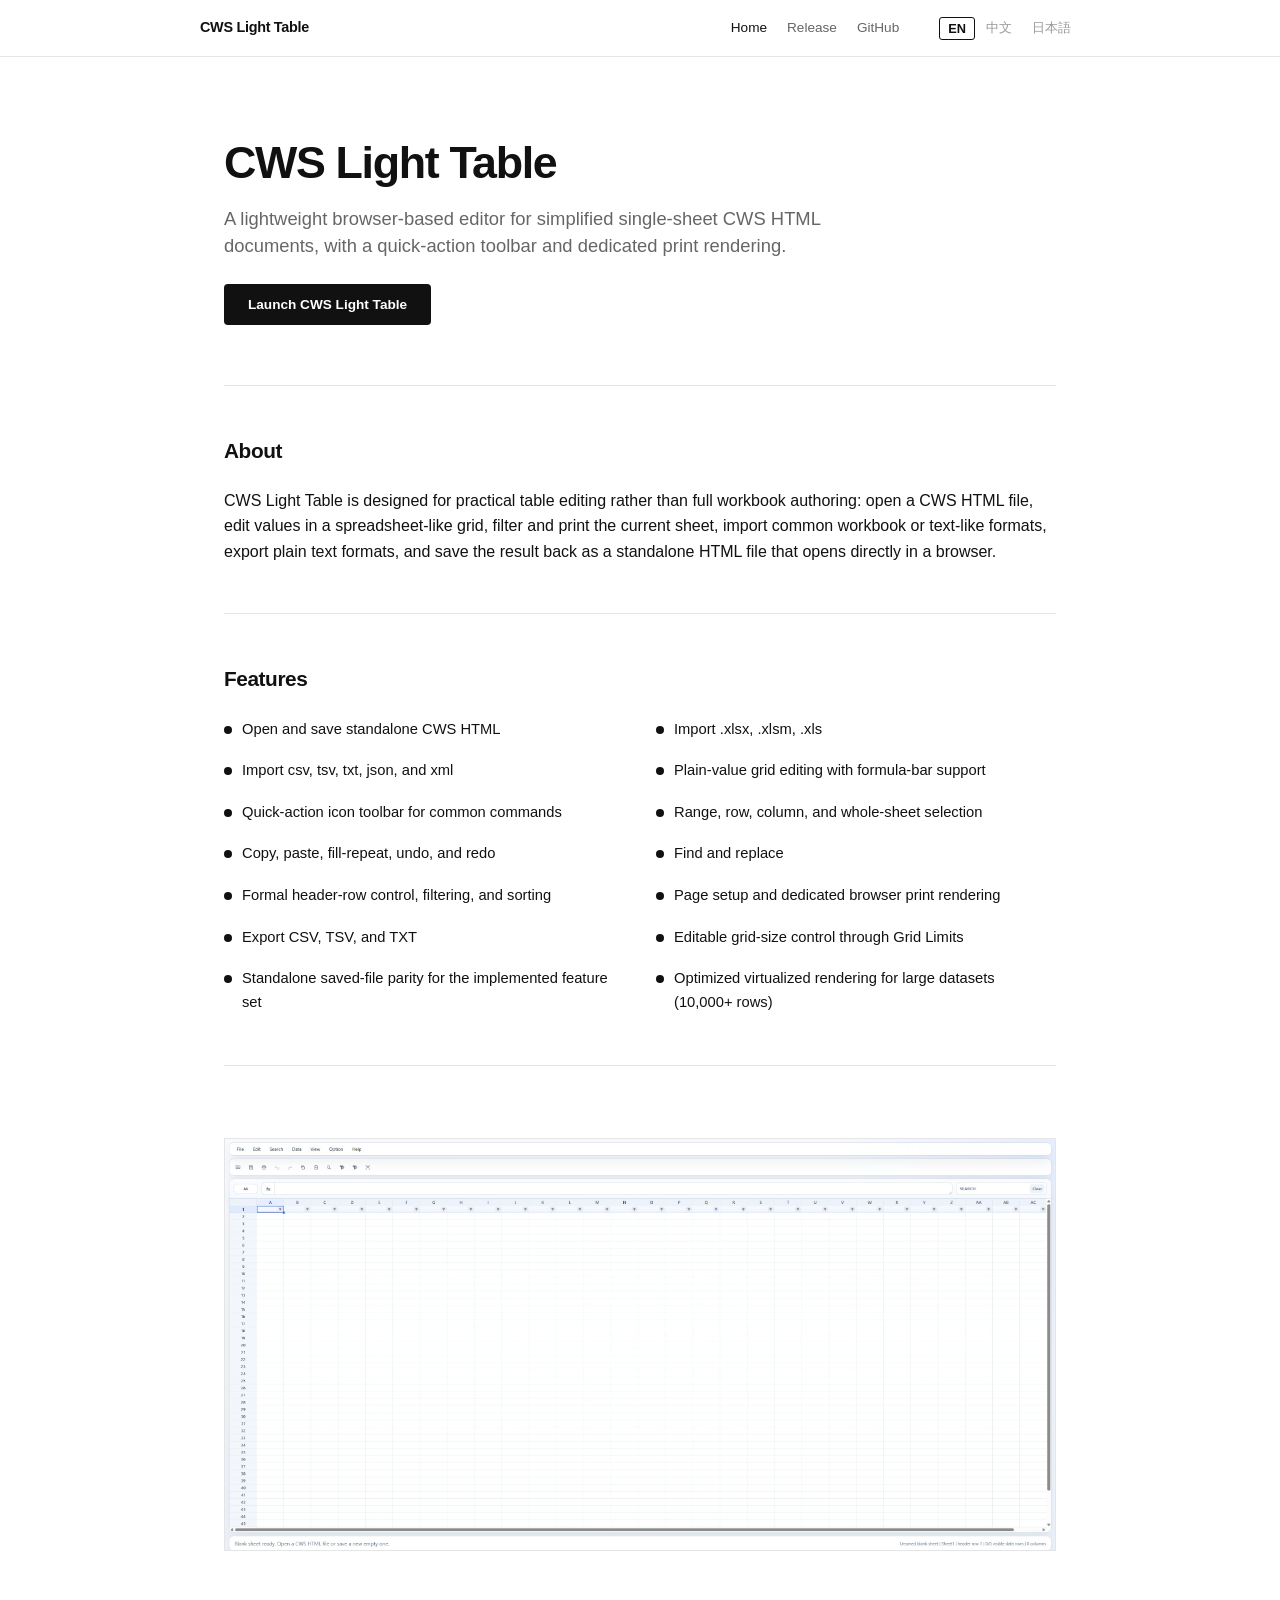
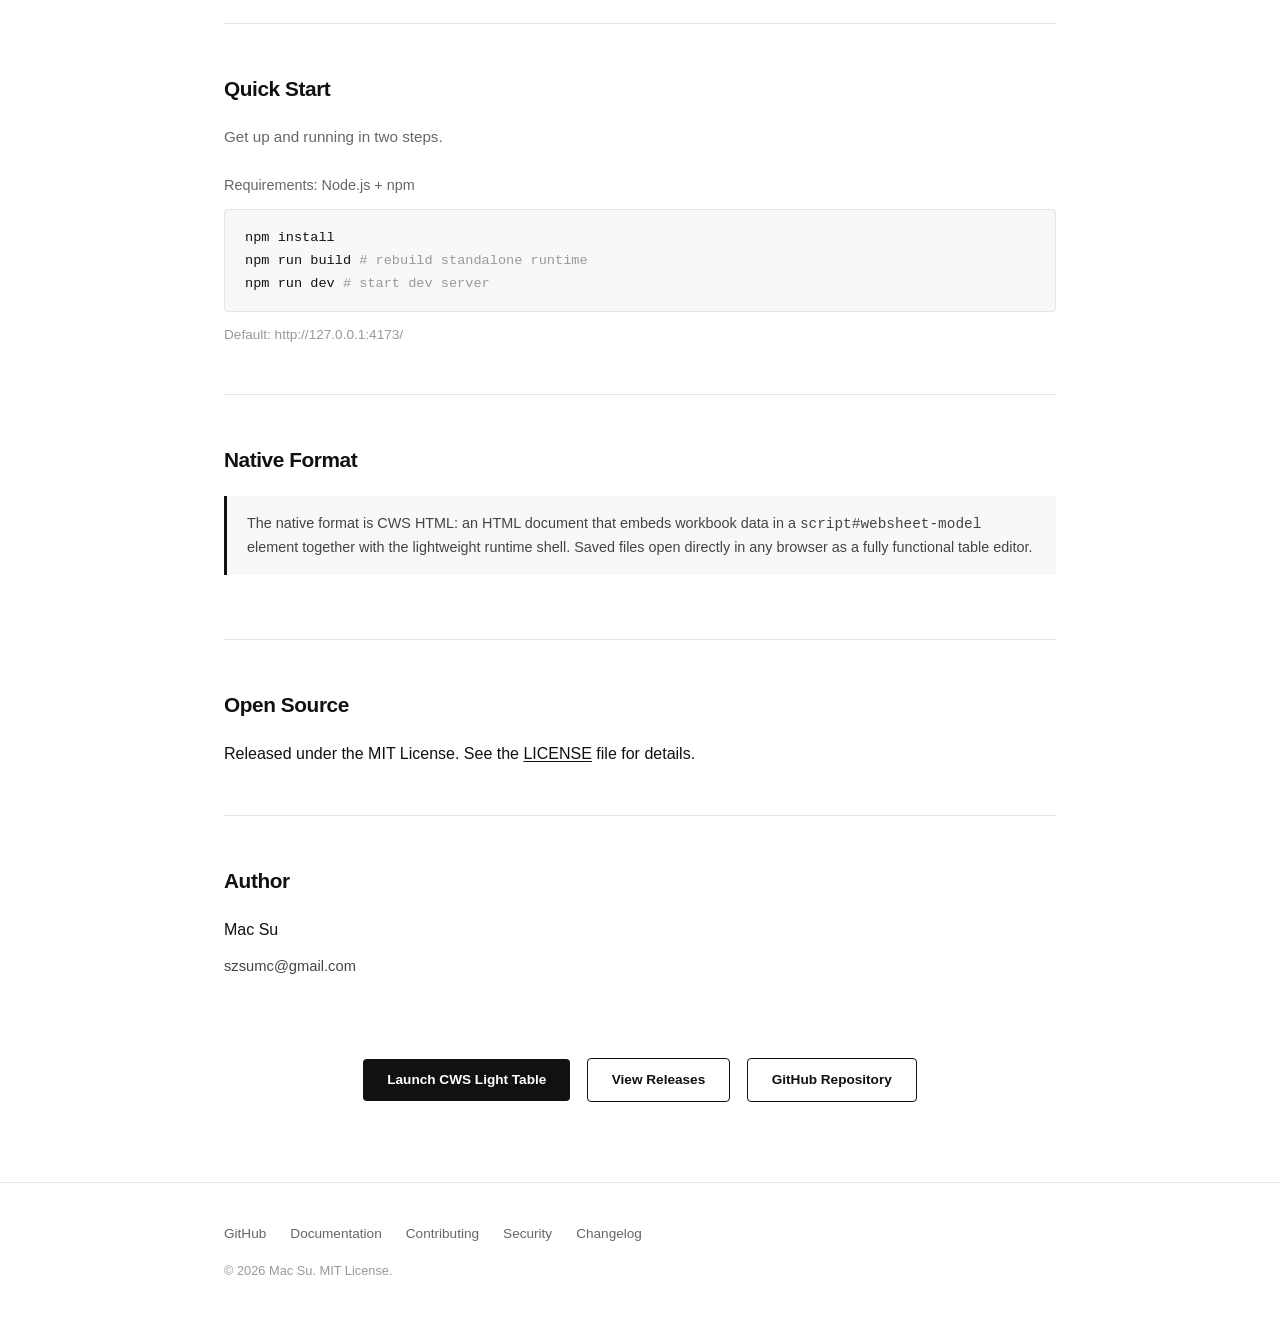
<file: index.html>
<!DOCTYPE html>
<html lang="en">
<head>
<meta charset="UTF-8">
<meta name="viewport" content="width=device-width, initial-scale=1.0">
<title>CWS Light Table</title>
<link rel="icon" type="image/svg+xml" href="images/favicon.svg">
<link rel="stylesheet" href="css/style.css">
</head>
<body>

<nav class="nav">
  <div class="nav-inner">
    <a href="index.html" class="nav-logo">CWS Light Table</a>
    <div class="nav-links">
      <a href="index.html" class="active" data-i18n="nav_home">Home</a>
      <a href="release.html" data-i18n="nav_release">Release</a>
      <a href="https://github.com/szsumc/CWS-Light-Table-Open-Source" target="_blank" data-i18n="nav_github">GitHub</a>
    </div>
    <div class="lang-switch">
      <button class="lang-btn active" data-lang="en">EN</button>
      <button class="lang-btn" data-lang="zh">中文</button>
      <button class="lang-btn" data-lang="ja">日本語</button>
    </div>
  </div>
</nav>

<main>
  <div class="container">

    <section class="hero">
      <h1 data-i18n="hero_title">CWS Light Table</h1>
      <p class="tagline" data-i18n="hero_tagline">A lightweight browser-based editor for simplified single-sheet CWS HTML documents, with a quick-action toolbar and dedicated print rendering.</p>
      <p style="margin-top:24px">
        <a href="https://szsumc.github.io/CWS-Light-Table/" target="_blank" class="btn" data-i18n="cta_launch">Launch CWS Light Table</a>
      </p>
    </section>

    <section class="section section-anchor" id="about">
      <h2 class="section-title" data-i18n="about_title">About</h2>
      <p data-i18n="about_text">CWS Light Table is designed for practical table editing rather than full workbook authoring: open a CWS HTML file, edit values in a spreadsheet-like grid, filter and print the current sheet, import common workbook or text-like formats, export plain text formats, and save the result back as a standalone HTML file that opens directly in a browser.</p>
    </section>

    <section class="section section-anchor" id="features">
      <h2 class="section-title" data-i18n="features_title">Features</h2>
      <ul class="features">
        <li data-i18n="feat_01">Open and save standalone CWS HTML</li>
        <li data-i18n="feat_02">Import .xlsx, .xlsm, .xls</li>
        <li data-i18n="feat_03">Import csv, tsv, txt, json, and xml</li>
        <li data-i18n="feat_04">Plain-value grid editing with formula-bar support</li>
        <li data-i18n="feat_14">Quick-action icon toolbar for common commands</li>
        <li data-i18n="feat_05">Range, row, column, and whole-sheet selection</li>
        <li data-i18n="feat_06">Copy, paste, fill-repeat, undo, and redo</li>
        <li data-i18n="feat_07">Find and replace</li>
        <li data-i18n="feat_08">Formal header-row control, filtering, and sorting</li>
        <li data-i18n="feat_09">Page setup and dedicated browser print rendering</li>
        <li data-i18n="feat_10">Export CSV, TSV, and TXT</li>
        <li data-i18n="feat_11">Editable grid-size control through Grid Limits</li>
        <li data-i18n="feat_12">Standalone saved-file parity for the implemented feature set</li>
        <li data-i18n="feat_13">Optimized virtualized rendering for large datasets (10,000+ rows)</li>
      </ul>
    </section>

    <section class="section">
      <img src="images/top.jpg" alt="CWS Light Table screenshot" class="screenshot-img">
    </section>

    <section class="section section-anchor" id="quickstart">
      <h2 class="section-title" data-i18n="quickstart_title">Quick Start</h2>
      <p class="section-sub" data-i18n="quickstart_sub">Get up and running in two steps.</p>
      <p style="font-size:0.9rem;color:#666;margin-bottom:8px" data-i18n="quickstart_req">Requirements: Node.js + npm</p>
      <div class="code-block">
        <span data-i18n="quickstart_install">npm install</span><br>
        <span data-i18n="quickstart_build">npm run build</span><span class="comment">  <span data-i18n="quickstart_build_comment"># rebuild standalone runtime</span></span><br>
        <span data-i18n="quickstart_dev">npm run dev</span><span class="comment">  <span data-i18n="quickstart_dev_comment"># start dev server</span></span>
      </div>
      <p style="font-size:0.85rem;color:#999;margin-top:8px" data-i18n="quickstart_url">Default: http://127.0.0.1:4173/</p>
    </section>

    <section class="section section-anchor" id="format">
      <h2 class="section-title" data-i18n="format_title">Native Format</h2>
      <div class="info-box" data-i18n="format_text">The native format is CWS HTML: an HTML document that embeds workbook data in a <code>script#websheet-model</code> element together with the lightweight runtime shell. Saved files open directly in any browser as a fully functional table editor.</div>
    </section>

    <section class="section section-anchor" id="opensource">
      <h2 class="section-title" data-i18n="opensource_title">Open Source</h2>
      <p data-i18n="opensource_text">Released under the MIT License. See the <a href="https://github.com/szsumc/CWS-Light-Table-Open-Source/blob/master/LICENSE">LICENSE</a> file for details.</p>
    </section>

    <section class="section section-anchor" id="author">
      <h2 class="section-title" data-i18n="author_title">Author</h2>
      <p style="margin-bottom:12px;font-size:1rem">Mac Su</p>
      <p id="author-email" style="font-size:0.92rem;color:#444">Loading...</p>
    </section>

    <div class="cta-group" style="padding: 32px 0; text-align: center;">
      <a href="https://szsumc.github.io/CWS-Light-Table/" target="_blank" class="btn" data-i18n="cta_launch">Launch CWS Light Table</a>
      <a href="release.html" class="btn btn-outline" style="margin-left:12px" data-i18n="cta_release">View Releases</a>
      <a href="https://github.com/szsumc/CWS-Light-Table-Open-Source" target="_blank" class="btn btn-outline" style="margin-left:12px" data-i18n="cta_github">GitHub Repository</a>
    </div>

  </div>
</main>

<footer class="footer">
  <div class="container">
    <div class="footer-links">
      <a href="https://github.com/szsumc/CWS-Light-Table-Open-Source" target="_blank" data-i18n="footer_github">GitHub</a>
      <a href="https://github.com/szsumc/CWS-Light-Table-Open-Source/tree/master/docs" target="_blank" data-i18n="footer_docs">Documentation</a>
      <a href="https://github.com/szsumc/CWS-Light-Table-Open-Source/blob/master/CONTRIBUTING.md" target="_blank" data-i18n="footer_contributing">Contributing</a>
      <a href="https://github.com/szsumc/CWS-Light-Table-Open-Source/blob/master/SECURITY.md" target="_blank" data-i18n="footer_security">Security</a>
      <a href="https://github.com/szsumc/CWS-Light-Table-Open-Source/blob/master/CHANGELOG.md" target="_blank" data-i18n="footer_changelog">Changelog</a>
    </div>
    <div class="footer-copy" data-i18n="footer_copy">&copy; 2026 Mac Su. MIT License.</div>
  </div>
</footer>

<script>
const LANG = {
  en: {
    nav_home: "Home",
    nav_release: "Release",
    nav_github: "GitHub",
    hero_title: "CWS Light Table",
    hero_tagline: "A lightweight browser-based editor for simplified single-sheet CWS HTML documents, with a quick-action toolbar and dedicated print rendering.",
    about_title: "About",
    about_text: "CWS Light Table is designed for practical table editing rather than full workbook authoring: open a CWS HTML file, edit values in a spreadsheet-like grid, filter and print the current sheet, import common workbook or text-like formats, export plain text formats, and save the result back as a standalone HTML file that opens directly in a browser.",
    features_title: "Features",
    feat_01: "Open and save standalone CWS HTML",
    feat_02: "Import .xlsx, .xlsm, .xls",
    feat_03: "Import csv, tsv, txt, json, and xml",
    feat_04: "Plain-value grid editing with formula-bar support",
    feat_14: "Quick-action icon toolbar for common commands",
    feat_05: "Range, row, column, and whole-sheet selection",
    feat_06: "Copy, paste, fill-repeat, undo, and redo",
    feat_07: "Find and replace",
    feat_08: "Formal header-row control, filtering, and sorting",
    feat_09: "Page setup and dedicated browser print rendering",
    feat_10: "Export CSV, TSV, and TXT",
    feat_11: "Editable grid-size control through Grid Limits",
    feat_12: "Standalone saved-file parity for the implemented feature set",
    feat_13: "Optimized virtualized rendering for large datasets (10,000+ rows)",
    screenshot_label: "Screenshot",
    quickstart_title: "Quick Start",
    quickstart_sub: "Get up and running in two steps.",
    quickstart_req: "Requirements: Node.js + npm",
    quickstart_install: "npm install",
    quickstart_build: "npm run build",
    quickstart_build_comment: "# rebuild standalone runtime",
    quickstart_dev: "npm run dev",
    quickstart_dev_comment: "# start dev server",
    quickstart_url: "Default: http://127.0.0.1:4173/",
    format_title: "Native Format",
    format_text: "The native format is CWS HTML: an HTML document that embeds workbook data in a script#websheet-model element together with the lightweight runtime shell. Saved files open directly in any browser as a fully functional table editor.",
    opensource_title: "Open Source",
    opensource_text: "Released under the MIT License. See the LICENSE file for details.",
    author_title: "Author",
    cta_launch: "Launch CWS Light Table",
    cta_release: "View Releases",
    cta_github: "GitHub Repository",
    footer_github: "GitHub",
    footer_docs: "Documentation",
    footer_contributing: "Contributing",
    footer_security: "Security",
    footer_changelog: "Changelog",
    footer_copy: "\u00a9 2026 Mac Su. MIT License."
  },
  zh: {
    nav_home: "\u9996\u9875",
    nav_release: "\u53d1\u5e03",
    nav_github: "GitHub",
    hero_title: "CWS Light Table",
    hero_tagline: "\u8f7b\u91cf\u7ea7\u6d4f\u89c8\u5668\u7aef\u8868\u683c\u7f16\u8f91\u5668\uff0c\u914d\u5907\u5feb\u6377\u5de5\u5177\u680f\u548c\u4e13\u7528\u6253\u5370\u6e32\u67d3\uff0c\u4e13\u6ce8\u4e8e\u5355\u5de5\u4f5c\u8868 CWS HTML \u6587\u6863\u7684\u7f16\u8f91\u3002",
    about_title: "\u5173\u4e8e",
    about_text: "CWS Light Table \u4e13\u6ce8\u4e8e\u5b9e\u7528\u7684\u8868\u683c\u7f16\u8f91\u800c\u975e\u5b8c\u6574\u7684\u5de5\u4f5c\u7c3f\u5236\u4f5c\uff1a\u6253\u5f00 CWS HTML \u6587\u4ef6\uff0c\u5728\u7c7b\u4f3c\u7535\u5b50\u8868\u683c\u7684\u7f51\u683c\u4e2d\u7f16\u8f91\u6570\u503c\uff0c\u7b5b\u9009\u548c\u6253\u5370\u5f53\u524d\u5de5\u4f5c\u8868\uff0c\u5bfc\u5165\u5e38\u89c1\u5de5\u4f5c\u7c3f\u6216\u6587\u672c\u683c\u5f0f\uff0c\u5bfc\u51fa\u7eaf\u6587\u672c\u683c\u5f0f\uff0c\u5e76\u5c06\u7ed3\u679c\u4fdd\u5b58\u4e3a\u53ef\u76f4\u63a5\u5728\u6d4f\u89c8\u5668\u4e2d\u6253\u5f00\u7684\u72ec\u7acb HTML \u6587\u4ef6\u3002",
    features_title: "\u529f\u80fd\u7279\u6027",
    feat_01: "\u6253\u5f00\u548c\u4fdd\u5b58\u72ec\u7acb CWS HTML \u6587\u4ef6",
    feat_02: "\u5bfc\u5165 .xlsx\u3001.xlsm\u3001.xls \u683c\u5f0f",
    feat_03: "\u5bfc\u5165 csv\u3001tsv\u3001txt\u3001json \u548c xml \u683c\u5f0f",
    feat_04: "\u652f\u6301\u516c\u5f0f\u680f\u7684\u7eaf\u6570\u503c\u7f51\u683c\u7f16\u8f91",
    feat_14: "\u56fe\u6807\u5de5\u5177\u680f\u5feb\u6377\u64cd\u4f5c",
    feat_05: "\u8303\u56f4\u3001\u884c\u3001\u5217\u548c\u5168\u5de5\u4f5c\u8868\u9009\u62e9",
    feat_06: "\u590d\u5236\u3001\u7c98\u8d34\u3001\u586b\u5145\u3001\u64a4\u9500\u548c\u91cd\u505a",
    feat_07: "\u67e5\u627e\u548c\u66ff\u6362",
    feat_08: "\u8868\u5934\u884c\u63a7\u5236\u3001\u7b5b\u9009\u548c\u6392\u5e8f",
    feat_09: "\u9875\u9762\u8bbe\u7f6e\u548c\u4e13\u7528\u6253\u5370\u6e32\u67d3",
    feat_10: "\u5bfc\u51fa CSV\u3001TSV \u548c TXT",
    feat_11: "\u901a\u8fc7\u7f51\u683c\u9650\u5236\u63a7\u5236\u53ef\u7f16\u8f91\u533a\u57df\u5927\u5c0f",
    feat_12: "\u5df2\u5b9e\u73b0\u529f\u80fd\u7684\u72ec\u7acb\u4fdd\u5b58\u6587\u4ef6\u4e00\u81f4\u6027",
    feat_13: "\u4f18\u5316\u5927\u6570\u636e\u96c6\u865a\u62df\u5316\u6e32\u67d3\uff0c\u652f\u6301\u4e07\u884c\u4ee5\u4e0a\u8868\u683c",
    screenshot_label: "\u622a\u56fe\u5360\u4f4d",
    quickstart_title: "\u5feb\u901f\u5f00\u59cb",
    quickstart_sub: "\u4e24\u6b65\u5373\u53ef\u5f00\u59cb\u4f7f\u7528\u3002",
    quickstart_req: "\u73af\u5883\u8981\u6c42\uff1aNode.js + npm",
    quickstart_install: "npm install",
    quickstart_build: "npm run build",
    quickstart_build_comment: "# \u91cd\u65b0\u6784\u5efa\u72ec\u7acb\u8fd0\u884c\u65f6",
    quickstart_dev: "npm run dev",
    quickstart_dev_comment: "# \u542f\u52a8\u5f00\u53d1\u670d\u52a1\u5668",
    quickstart_url: "\u9ed8\u8ba4\u5730\u5740\uff1ahttp://127.0.0.1:4173/",
    format_title: "\u539f\u751f\u683c\u5f0f",
    format_text: "\u539f\u751f\u683c\u5f0f\u4e3a CWS HTML\uff1a\u4e00\u79cd\u5c06\u5de5\u4f5c\u7c3f\u6570\u636e\u5d4c\u5165 script#websheet-model \u5143\u7d20\u7684 HTML \u6587\u6863\uff0c\u968f\u9644\u8f7b\u91cf\u7ea7\u8fd0\u884c\u65f6\u5916\u58f3\u3002\u4fdd\u5b58\u7684\u6587\u4ef6\u53ef\u5728\u4efb\u4f55\u6d4f\u89c8\u5668\u4e2d\u76f4\u63a5\u6253\u5f00\uff0c\u4f5c\u4e3a\u5168\u529f\u80fd\u8868\u683c\u7f16\u8f91\u5668\u4f7f\u7528\u3002",
    opensource_title: "\u5f00\u6e90\u534f\u8bae",
    opensource_text: "\u57fa\u4e8e MIT \u534f\u8bae\u5f00\u6e90\u3002\u8be6\u89c1 LICENSE \u6587\u4ef6\u3002",
    author_title: "\u4f5c\u8005",
    cta_launch: "\u542f\u52a8 CWS Light Table",
    cta_release: "\u67e5\u770b\u7248\u672c\u53d1\u5e03",
    cta_github: "GitHub \u4ed3\u5e93",
    footer_github: "GitHub",
    footer_docs: "\u6587\u6863",
    footer_contributing: "\u8d21\u732e\u6307\u5357",
    footer_security: "\u5b89\u5168\u7b56\u7565",
    footer_changelog: "\u66f4\u65b0\u65e5\u5fd7",
    footer_copy: "\u00a9 2026 Mac Su\u3002MIT License\u3002"
  },
  ja: {
    nav_home: "\u30db\u30fc\u30e0",
    nav_release: "\u30ea\u30ea\u30fc\u30b9",
    nav_github: "GitHub",
    hero_title: "CWS Light Table",
    hero_tagline: "\u8efd\u91cf\u30d6\u30e9\u30a6\u30b6\u30d9\u30fc\u30b9\u306e\u30c6\u30fc\u30d6\u30eb\u30a8\u30c7\u30a3\u30bf\u3002\u30af\u30a4\u30c3\u30af\u30a2\u30af\u30b7\u30e7\u30f3\u30c4\u30fc\u30eb\u30d0\u30fc\u3084\u5c02\u7528\u5370\u5237\u30ec\u30f3\u30c0\u30ea\u30f3\u30b0\u3092\u5099\u3048\u3001\u30b7\u30f3\u30d7\u30eb\u306a\u30b7\u30f3\u30b0\u30eb\u30b7\u30fc\u30c8 CWS HTML \u30c9\u30ad\u30e5\u30e1\u30f3\u30c8\u7de8\u96c6\u306b\u5c02\u533a\u3057\u307e\u3059\u3002",
    about_title: "\u6982\u8981",
    about_text: "CWS Light Table \u306f\u3001\u672c\u683c\u7684\u306a\u30ef\u30fc\u30af\u30d6\u30c3\u30af\u4f5c\u6210\u3067\u306f\u306a\u304f\u3001\u5b9f\u7528\u7684\u306a\u30c6\u30fc\u30d6\u30eb\u7de8\u96c6\u306b\u7126\u70b9\u3092\u5f53\u3066\u3066\u3044\u307e\u3059\uff1aCWS HTML \u30d5\u30a1\u30a4\u30eb\u3092\u958b\u304d\u3001\u30b9\u30d7\u30ec\u30c3\u30c9\u30b7\u30fc\u30c8\u98a8\u306e\u30b0\u30ea\u30c3\u30c9\u3067\u5024\u3092\u7de8\u96c6\u3057\u3001\u73fe\u5728\u306e\u30b7\u30fc\u30c8\u3092\u30d5\u30a3\u30eb\u30bf\u30fc\u30fb\u5370\u5237\u3057\u3001\u4e00\u822c\u7684\u306a\u30ef\u30fc\u30af\u30d6\u30c3\u30af\u3084\u30c6\u30ad\u30b9\u30c8\u5f62\u5f0f\u3092\u30a4\u30f3\u30dd\u30fc\u30c8\u3057\u3001\u30d7\u30ec\u30fc\u30f3\u30c6\u30ad\u30b9\u30c8\u5f62\u5f0f\u3092\u30a8\u30af\u30b9\u30dd\u30fc\u30c8\u3057\u3001\u7d50\u679c\u3092\u30d6\u30e9\u30a6\u30b6\u3067\u76f4\u63a5\u958b\u3051\u308b\u30b9\u30bf\u30f3\u30c9\u30a2\u30ed\u30f3 HTML \u30d5\u30a1\u30a4\u30eb\u3068\u3057\u3066\u4fdd\u5b58\u3067\u304d\u307e\u3059\u3002",
    features_title: "\u6a5f\u80fd",
    feat_01: "\u30b9\u30bf\u30f3\u30c9\u30a2\u30ed\u30f3 CWS HTML \u306e\u958b\u9589\u3068\u4fdd\u5b58",
    feat_02: ".xlsx\u3001.xlsm\u3001.xls \u306e\u30a4\u30f3\u30dd\u30fc\u30c8",
    feat_03: "csv\u3001tsv\u3001txt\u3001json\u3001xml \u306e\u30a4\u30f3\u30dd\u30fc\u30c8",
    feat_04: "\u6570\u5f0f\u30d0\u30fc\u5bfe\u5fdc\u306e\u30d7\u30ec\u30fc\u30f3\u5024\u30b0\u30ea\u30c3\u30c9\u7de8\u96c6",
    feat_14: "\u30a2\u30a4\u30b3\u30f3\u30c4\u30fc\u30eb\u30d0\u30fc\u3067\u4e00\u822c\u7684\u306a\u64cd\u4f5c\u3092\u30af\u30a4\u30c3\u30af\u30a2\u30af\u30bb\u30b9",
    feat_05: "\u7bc4\u56f2\u3001\u884c\u3001\u5217\u3001\u30b7\u30fc\u30c8\u5168\u4f53\u306e\u9078\u629e",
    feat_06: "\u30b3\u30d4\u30fc\u3001\u30da\u30fc\u30b9\u30c8\u3001\u30d5\u30a3\u30eb\u7e70\u308a\u8fd4\u3057\u3001\u5143\u306b\u623b\u3059\u3001\u3084\u308a\u76f4\u3057",
    feat_07: "\u691c\u7d22\u3068\u7f6e\u63db",
    feat_08: "\u30d8\u30c3\u30c0\u30fc\u884c\u5236\u5fa1\u3001\u30d5\u30a3\u30eb\u30bf\u30fc\u3001\u30bd\u30fc\u30c8",
    feat_09: "\u30da\u30fc\u30b8\u8a2d\u5b9a\u3068\u5c02\u7528\u30d6\u30e9\u30a6\u30b6\u5370\u5237\u30ec\u30f3\u30c0\u30ea\u30f3\u30b0",
    feat_10: "CSV\u3001TSV\u3001TXT \u306e\u30a8\u30af\u30b9\u30dd\u30fc\u30c8",
    feat_11: "\u30b0\u30ea\u30c3\u30c9\u5236\u9650\u306b\u3088\u308b\u7de8\u96c6\u53ef\u80fd\u30b5\u30a4\u30ba\u306e\u8abf\u6574",
    feat_12: "\u5b9f\u88c5\u6a5f\u80fd\u306e\u30b9\u30bf\u30f3\u30c9\u30a2\u30ed\u30f3\u4fdd\u5b58\u4e92\u63db\u6027",
    feat_13: "\u5927\u898f\u6a21\u30c7\u30fc\u30bf\u30bb\u30c3\u30c8\u5411\u3051\u4eee\u60f3\u5316\u30ec\u30f3\u30c0\u30ea\u30f3\u30b0\u3092\u6700\u9069\u5316\uff081\u4e07\u884c\u4ee5\u4e0a\uff09",
    screenshot_label: "\u30b9\u30af\u30ea\u30fc\u30f3\u30b7\u30e7\u30c3\u30c8",
    quickstart_title: "\u30af\u30a4\u30c3\u30af\u30b9\u30bf\u30fc\u30c8",
    quickstart_sub: "\uff12\u30b9\u30c6\u30c3\u30d7\u3067\u59cb\u3081\u3089\u308c\u307e\u3059\u3002",
    quickstart_req: "\u5fc5\u8981\u74b0\u5883\uff1aNode.js + npm",
    quickstart_install: "npm install",
    quickstart_build: "npm run build",
    quickstart_build_comment: "# \u30b9\u30bf\u30f3\u30c9\u30a2\u30ed\u30f3\u30e9\u30f3\u30bf\u30a4\u30e0\u3092\u518d\u30d3\u30eb\u30c9",
    quickstart_dev: "npm run dev",
    quickstart_dev_comment: "# \u958b\u767a\u30b5\u30fc\u30d0\u30fc\u3092\u8d77\u52d5",
    quickstart_url: "\u30c7\u30d5\u30a9\u30eb\u30c8\uff1ahttp://127.0.0.1:4173/",
    format_title: "\u30cd\u30a4\u30c6\u30a3\u30d6\u5f62\u5f0f",
    format_text: "\u30cd\u30a4\u30c6\u30a3\u30d6\u5f62\u5f0f\u306f CWS HTML \u3067\u3059\u3002\u30ef\u30fc\u30af\u30d6\u30c3\u30af\u30c7\u30fc\u30bf\u3092 script#websheet-model \u306b\u57cb\u3081\u8fbc\u3093\u3060 HTML \u6587\u66f8\u3067\u3001\u8efd\u91cf\u30e9\u30f3\u30bf\u30a4\u30e0\u30b7\u30a7\u30eb\u304c\u4ed8\u5c5e\u3057\u307e\u3059\u3002\u4fdd\u5b58\u3055\u308c\u305f\u30d5\u30a1\u30a4\u30eb\u306f\u30d6\u30e9\u30a6\u30b6\u3067\u76f4\u63a5\u958b\u304d\u3001\u5168\u6a5f\u80fd\u306e\u30c6\u30fc\u30d6\u30eb\u30a8\u30c7\u30a3\u30bf\u3068\u3057\u3066\u4f7f\u7528\u3067\u304d\u307e\u3059\u3002",
    opensource_title: "\u30aa\u30fc\u30d7\u30f3\u30bd\u30fc\u30b9",
    opensource_text: "MIT \u30e9\u30a4\u30bb\u30f3\u30b9\u3067\u516c\u958b\u3055\u308c\u3066\u3044\u307e\u3059\u3002\u8a73\u7d30\u306f LICENSE \u30d5\u30a1\u30a4\u30eb\u3092\u3054\u89a7\u304f\u3060\u3055\u3044\u3002",
    author_title: "\u8457\u8005",
    cta_launch: "CWS Light Table \u3092\u8d77\u52d5",
    cta_release: "\u30ea\u30ea\u30fc\u30b9\u3092\u898b\u308b",
    cta_github: "GitHub \u30ea\u30dd\u30b8\u30c8\u30ea",
    footer_github: "GitHub",
    footer_docs: "\u30c9\u30ad\u30e5\u30e1\u30f3\u30c8",
    footer_contributing: "\u30b3\u30f3\u30c8\u30ea\u30d3\u30e5\u30fc\u30b7\u30e7\u30f3",
    footer_security: "\u30bb\u30ad\u30e5\u30ea\u30c6\u30a3",
    footer_changelog: "\u30c1\u30a7\u30f3\u30b8\u30ed\u30b0",
    footer_copy: "\u00a9 2026 Mac Su. MIT License."
  }
};

function switchLang(lang) {
  const data = LANG[lang];
  if (!data) return;

  document.querySelectorAll("[data-i18n]").forEach(function(el) {
    var key = el.getAttribute("data-i18n");
    if (data[key]) {
      if (el.tagName === "A" && el.getAttribute("href") === "#") {
        el.textContent = data[key];
      } else {
        el.textContent = data[key];
      }
    }
  });

  document.querySelectorAll(".lang-btn").forEach(function(btn) {
    btn.classList.toggle("active", btn.getAttribute("data-lang") === lang);
  });

  document.documentElement.lang = lang === "zh" ? "zh-CN" : lang === "ja" ? "ja" : "en";
  localStorage.setItem("cws-lang", lang);
}

var emailEnc = "c3pzdW1jQGdtYWlsLmNvbQ==";
var emailEl = document.getElementById("author-email");
if (emailEl) { emailEl.textContent = atob(emailEnc); }

document.addEventListener("DOMContentLoaded", function() {
  var saved = localStorage.getItem("cws-lang");
  if (saved && LANG[saved]) {
    switchLang(saved);
  } else {
    var navLang = (navigator.language || "").toLowerCase();
    if (navLang.startsWith("zh")) {
      switchLang("zh");
    } else if (navLang.startsWith("ja")) {
      switchLang("ja");
    }
  }

  document.querySelectorAll(".lang-btn").forEach(function(btn) {
    btn.addEventListener("click", function() {
      switchLang(this.getAttribute("data-lang"));
    });
  });
});
</script>

</body>
</html>
</file>
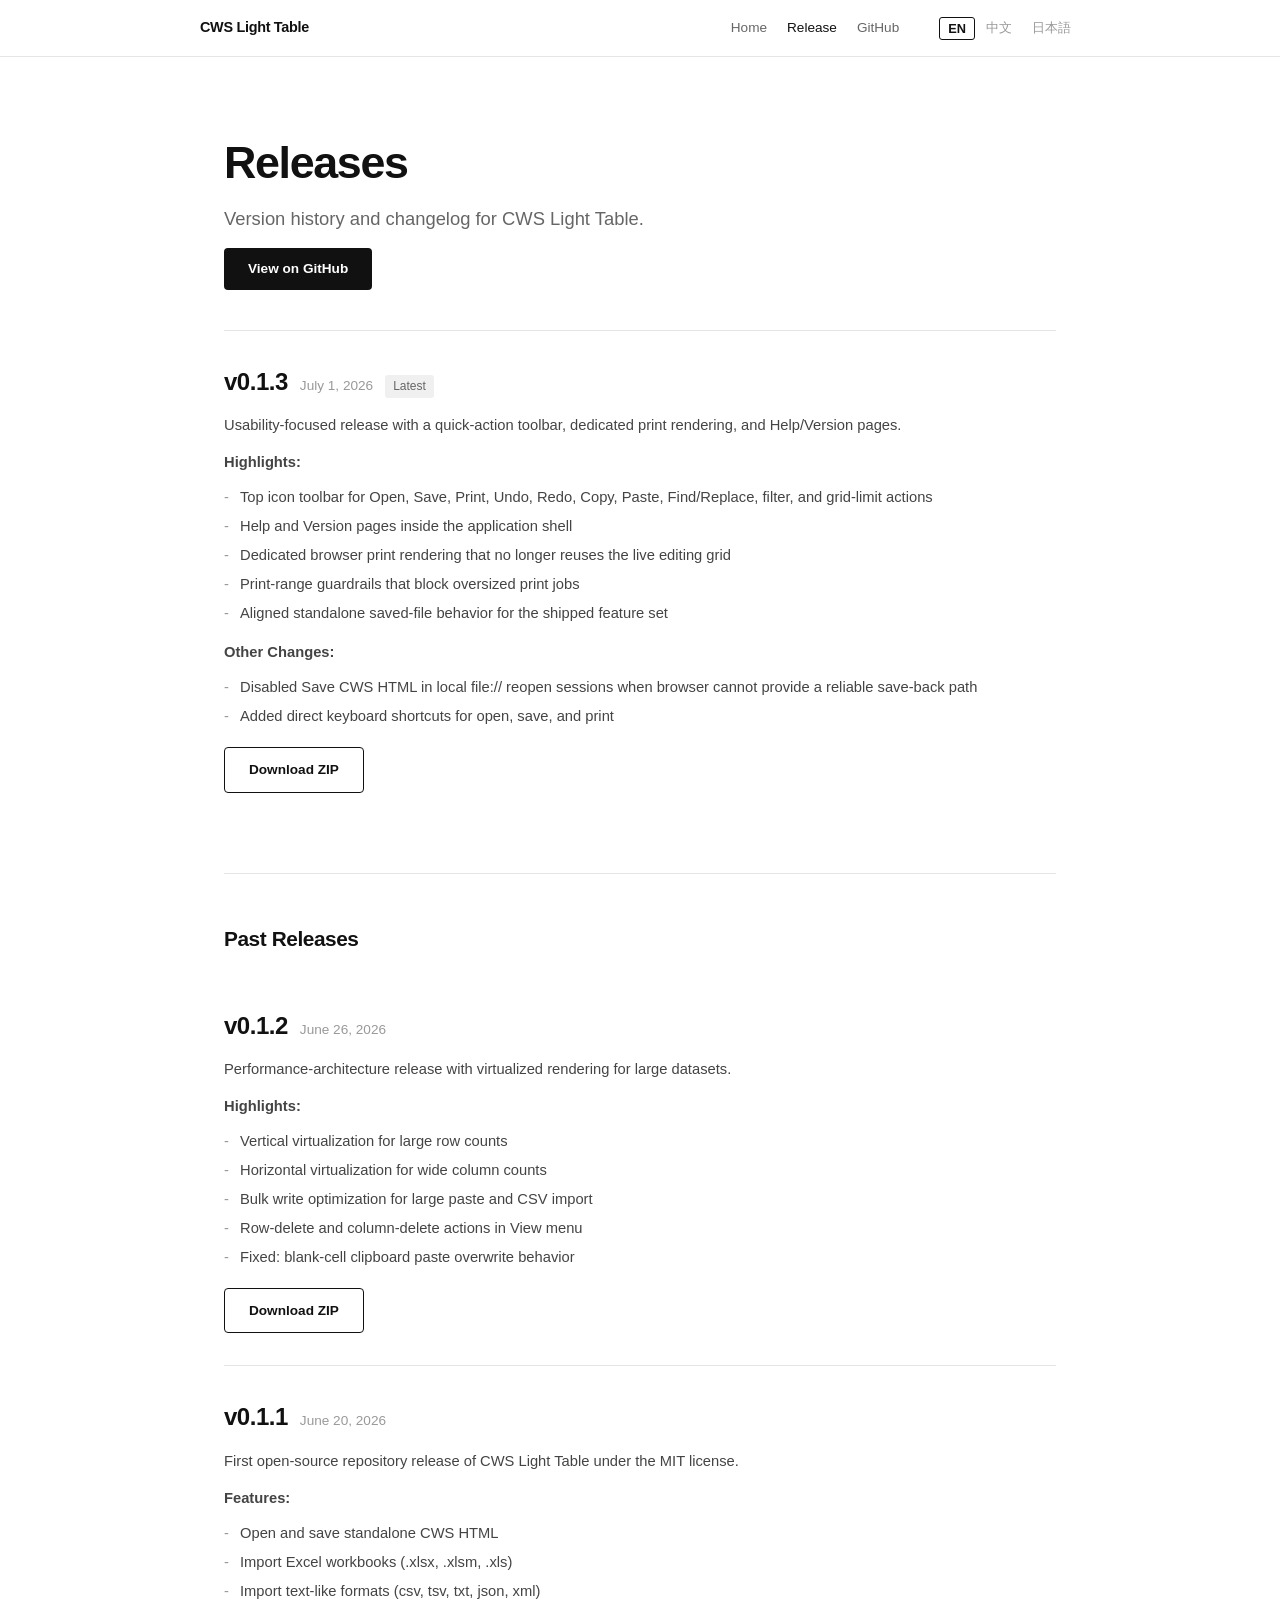
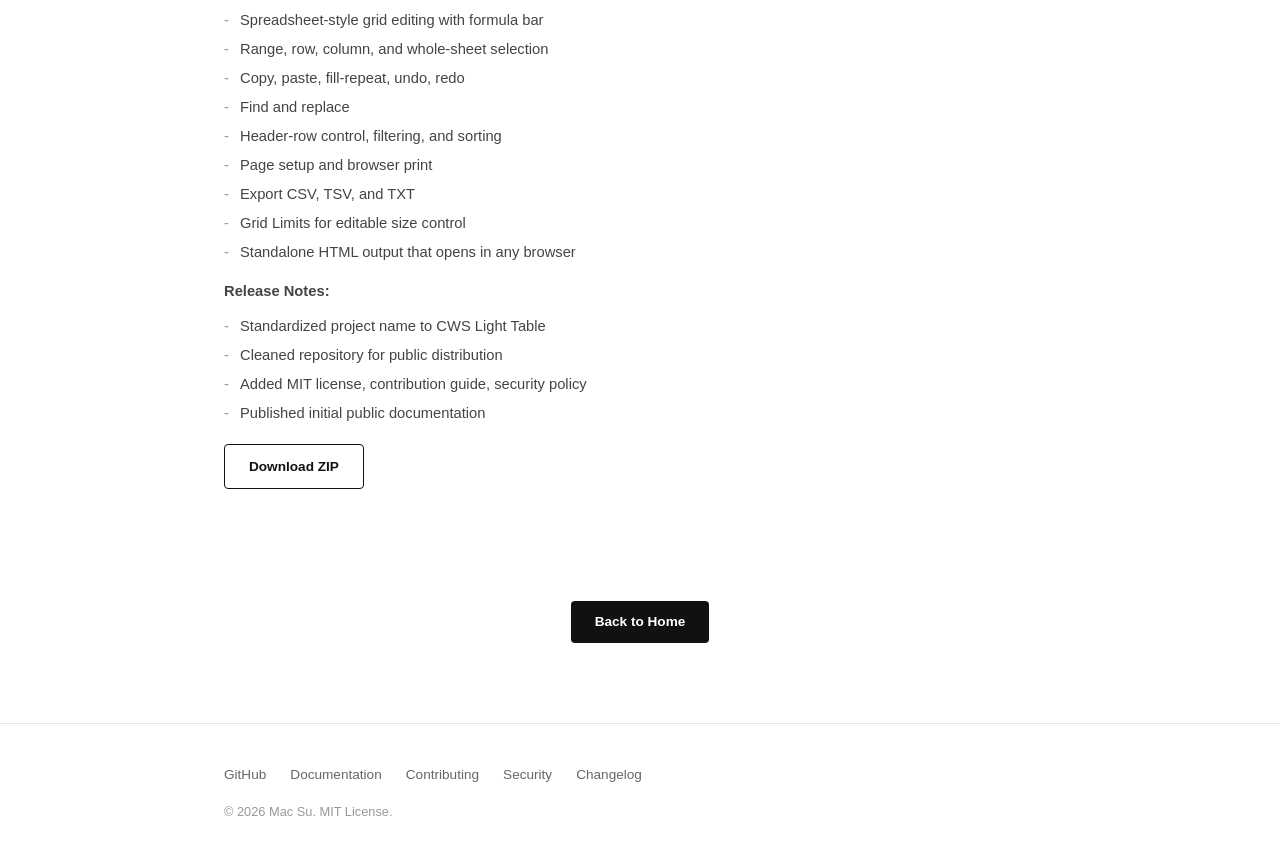
<file: release.html>
<!DOCTYPE html>
<html lang="en">
<head>
<meta charset="UTF-8">
<meta name="viewport" content="width=device-width, initial-scale=1.0">
<title>Release - CWS Light Table</title>
<link rel="icon" type="image/svg+xml" href="images/favicon.svg">
<link rel="stylesheet" href="css/style.css">
</head>
<body>

<nav class="nav">
  <div class="nav-inner">
    <a href="index.html" class="nav-logo">CWS Light Table</a>
    <div class="nav-links">
      <a href="index.html" data-i18n="nav_home">Home</a>
      <a href="release.html" class="active" data-i18n="nav_release">Release</a>
      <a href="https://github.com/szsumc/CWS-Light-Table-Open-Source" target="_blank" data-i18n="nav_github">GitHub</a>
    </div>
    <div class="lang-switch">
      <button class="lang-btn active" data-lang="en">EN</button>
      <button class="lang-btn" data-lang="zh">中文</button>
      <button class="lang-btn" data-lang="ja">日本語</button>
    </div>
  </div>
</nav>

<main>
  <div class="container">

    <section class="hero" style="padding-bottom:40px">
      <h1 data-i18n="release_title">Releases</h1>
      <p class="tagline" data-i18n="release_tagline">Version history and changelog for CWS Light Table.</p>
      <p style="margin-top:16px">
        <a href="https://github.com/szsumc/CWS-Light-Table-Open-Source/" target="_blank" class="btn" data-i18n="release_github_btn">View on GitHub</a>
      </p>
    </section>

    <section class="section" style="padding-top:0">
      <div class="release">
        <div class="release-header">
          <span class="release-version" data-i18n="rel_013_version">v0.1.3</span>
          <span class="release-date" data-i18n="rel_013_date">July 1, 2026</span>
          <span class="release-tag" data-i18n="rel_013_tag">Latest</span>
        </div>
        <div class="release-notes">
          <p data-i18n="rel_013_intro">Usability-focused release with a quick-action toolbar, dedicated print rendering, and Help/Version pages.</p>
          <p style="margin-top:12px;font-weight:600" data-i18n="rel_013_highlights_title">Highlights:</p>
          <ul>
            <li data-i18n="rel_013_h01">Top icon toolbar for Open, Save, Print, Undo, Redo, Copy, Paste, Find/Replace, filter, and grid-limit actions</li>
            <li data-i18n="rel_013_h02">Help and Version pages inside the application shell</li>
            <li data-i18n="rel_013_h03">Dedicated browser print rendering that no longer reuses the live editing grid</li>
            <li data-i18n="rel_013_h04">Print-range guardrails that block oversized print jobs</li>
            <li data-i18n="rel_013_h05">Aligned standalone saved-file behavior for the shipped feature set</li>
          </ul>
          <p style="margin-top:12px;font-weight:600" data-i18n="rel_013_changes_title">Other Changes:</p>
          <ul>
            <li data-i18n="rel_013_c01">Disabled Save CWS HTML in local file:// reopen sessions when browser cannot provide a reliable save-back path</li>
            <li data-i18n="rel_013_c02">Added direct keyboard shortcuts for open, save, and print</li>
          </ul>
          <p style="margin-top:16px">
            <a href="Release/CWS%20Light%20Table_v0.1.3.zip" class="btn btn-outline" data-i18n="rel_013_dl_zip">Download ZIP</a>
          </p>
        </div>
      </div>
    </section>

    <section class="section">
      <h2 class="section-title" data-i18n="past_title">Past Releases</h2>
      <div class="release">
        <div class="release-header">
          <span class="release-version" data-i18n="rel_012_version">v0.1.2</span>
          <span class="release-date" data-i18n="rel_012_date">June 26, 2026</span>
        </div>
        <div class="release-notes">
          <p data-i18n="rel_012_intro">Performance-architecture release with virtualized rendering for large datasets.</p>
          <p style="margin-top:12px;font-weight:600" data-i18n="rel_012_highlights_title">Highlights:</p>
          <ul>
            <li data-i18n="rel_012_h01">Vertical virtualization for large row counts</li>
            <li data-i18n="rel_012_h02">Horizontal virtualization for wide column counts</li>
            <li data-i18n="rel_012_h03">Bulk write optimization for large paste and CSV import</li>
            <li data-i18n="rel_012_h04">Row-delete and column-delete actions in View menu</li>
            <li data-i18n="rel_012_h05">Fixed: blank-cell clipboard paste overwrite behavior</li>
          </ul>
          <p style="margin-top:16px">
            <a href="Release/CWS%20Light%20Table_v0.1.2.zip" class="btn btn-outline" data-i18n="rel_012_dl_zip">Download ZIP</a>
          </p>
        </div>
      </div>
      <div class="release">
        <div class="release-header">
          <span class="release-version" data-i18n="rel_011_version">v0.1.1</span>
          <span class="release-date" data-i18n="rel_011_date">June 20, 2026</span>
        </div>
        <div class="release-notes">
          <p data-i18n="rel_011_intro">First open-source repository release of CWS Light Table under the MIT license.</p>
          <p style="margin-top:12px;font-weight:600" data-i18n="rel_011_features_title">Features:</p>
          <ul>
            <li data-i18n="rel_011_f01">Open and save standalone CWS HTML</li>
            <li data-i18n="rel_011_f02">Import Excel workbooks (.xlsx, .xlsm, .xls)</li>
            <li data-i18n="rel_011_f03">Import text-like formats (csv, tsv, txt, json, xml)</li>
            <li data-i18n="rel_011_f04">Spreadsheet-style grid editing with formula bar</li>
            <li data-i18n="rel_011_f05">Range, row, column, and whole-sheet selection</li>
            <li data-i18n="rel_011_f06">Copy, paste, fill-repeat, undo, redo</li>
            <li data-i18n="rel_011_f07">Find and replace</li>
            <li data-i18n="rel_011_f08">Header-row control, filtering, and sorting</li>
            <li data-i18n="rel_011_f09">Page setup and browser print</li>
            <li data-i18n="rel_011_f10">Export CSV, TSV, and TXT</li>
            <li data-i18n="rel_011_f11">Grid Limits for editable size control</li>
            <li data-i18n="rel_011_f12">Standalone HTML output that opens in any browser</li>
          </ul>
          <p style="margin-top:12px;font-weight:600" data-i18n="rel_011_notes_title">Release Notes:</p>
          <ul>
            <li data-i18n="rel_011_n01">Standardized project name to CWS Light Table</li>
            <li data-i18n="rel_011_n02">Cleaned repository for public distribution</li>
            <li data-i18n="rel_011_n03">Added MIT license, contribution guide, security policy</li>
            <li data-i18n="rel_011_n04">Published initial public documentation</li>
          </ul>
          <p style="margin-top:16px">
            <a href="Release/CWS%20Light%20Table_v0.1.1.zip" class="btn btn-outline" data-i18n="rel_011_dl_zip">Download ZIP</a>
          </p>
        </div>
      </div>
    </section>

    <div style="padding: 32px 0; text-align: center;">
      <a href="index.html" class="btn" data-i18n="cta_home">Back to Home</a>
    </div>

  </div>
</main>

<footer class="footer">
  <div class="container">
    <div class="footer-links">
      <a href="https://github.com/szsumc/CWS-Light-Table-Open-Source" target="_blank" data-i18n="footer_github">GitHub</a>
      <a href="https://github.com/szsumc/CWS-Light-Table-Open-Source/tree/master/docs" target="_blank" data-i18n="footer_docs">Documentation</a>
      <a href="https://github.com/szsumc/CWS-Light-Table-Open-Source/blob/master/CONTRIBUTING.md" target="_blank" data-i18n="footer_contributing">Contributing</a>
      <a href="https://github.com/szsumc/CWS-Light-Table-Open-Source/blob/master/SECURITY.md" target="_blank" data-i18n="footer_security">Security</a>
      <a href="https://github.com/szsumc/CWS-Light-Table-Open-Source/blob/master/CHANGELOG.md" target="_blank" data-i18n="footer_changelog">Changelog</a>
    </div>
    <div class="footer-copy" data-i18n="footer_copy">&copy; 2026 Mac Su. MIT License.</div>
  </div>
</footer>

<script>
const LANG = {
  en: {
    nav_home: "Home",
    nav_release: "Release",
    nav_github: "GitHub",
    release_title: "Releases",
    release_tagline: "Version history and changelog for CWS Light Table.",
    rel_011_version: "v0.1.1",
    rel_011_date: "June 20, 2026",
    rel_011_tag: "Latest",
    rel_011_intro: "First open-source repository release of CWS Light Table under the MIT license.",
    rel_011_features_title: "Features:",
    rel_011_f01: "Open and save standalone CWS HTML",
    rel_011_f02: "Import Excel workbooks (.xlsx, .xlsm, .xls)",
    rel_011_f03: "Import text-like formats (csv, tsv, txt, json, xml)",
    rel_011_f04: "Spreadsheet-style grid editing with formula bar",
    rel_011_f05: "Range, row, column, and whole-sheet selection",
    rel_011_f06: "Copy, paste, fill-repeat, undo, redo",
    rel_011_f07: "Find and replace",
    rel_011_f08: "Header-row control, filtering, and sorting",
    rel_011_f09: "Page setup and browser print",
    rel_011_f10: "Export CSV, TSV, and TXT",
    rel_011_f11: "Grid Limits for editable size control",
    rel_011_f12: "Standalone HTML output that opens in any browser",
    rel_011_notes_title: "Release Notes:",
    rel_011_n01: "Standardized project name to CWS Light Table",
    rel_011_n02: "Cleaned repository for public distribution",
    rel_011_n03: "Added MIT license, contribution guide, security policy",
    rel_011_n04: "Published initial public documentation",
    rel_011_dl_zip: "Download ZIP",
    rel_012_version: "v0.1.2",
    rel_012_date: "June 26, 2026",
    rel_012_intro: "Performance-architecture release with virtualized rendering for large datasets.",
    rel_012_highlights_title: "Highlights:",
    rel_012_h01: "Vertical virtualization for large row counts",
    rel_012_h02: "Horizontal virtualization for wide column counts",
    rel_012_h03: "Bulk write optimization for large paste and CSV import",
    rel_012_h04: "Row-delete and column-delete actions in View menu",
    rel_012_h05: "Fixed: blank-cell clipboard paste overwrite behavior",
    rel_012_dl_zip: "Download ZIP",
    rel_013_version: "v0.1.3",
    rel_013_date: "July 1, 2026",
    rel_013_tag: "Latest",
    rel_013_intro: "Usability-focused release with a quick-action toolbar, dedicated print rendering, and Help/Version pages.",
    rel_013_highlights_title: "Highlights:",
    rel_013_h01: "Top icon toolbar for Open, Save, Print, Undo, Redo, Copy, Paste, Find/Replace, filter, and grid-limit actions",
    rel_013_h02: "Help and Version pages inside the application shell",
    rel_013_h03: "Dedicated browser print rendering that no longer reuses the live editing grid",
    rel_013_h04: "Print-range guardrails that block oversized print jobs",
    rel_013_h05: "Aligned standalone saved-file behavior for the shipped feature set",
    rel_013_changes_title: "Other Changes:",
    rel_013_c01: "Disabled Save CWS HTML in local file:// reopen sessions when browser cannot provide a reliable save-back path",
    rel_013_c02: "Added direct keyboard shortcuts for open, save, and print",
    rel_013_dl_zip: "Download ZIP",
    release_github_btn: "View on GitHub",
    past_title: "Past Releases",
    cta_home: "Back to Home",
    footer_github: "GitHub",
    footer_docs: "Documentation",
    footer_contributing: "Contributing",
    footer_security: "Security",
    footer_changelog: "Changelog",
    footer_copy: "\u00a9 2026 Mac Su. MIT License."
  },
  zh: {
    nav_home: "\u9996\u9875",
    nav_release: "\u53d1\u5e03",
    nav_github: "GitHub",
    release_title: "\u7248\u672c\u53d1\u5e03",
    release_tagline: "CWS Light Table \u7684\u7248\u672c\u5386\u53f2\u548c\u66f4\u65b0\u65e5\u5fd7\u3002",
    rel_011_version: "v0.1.1",
    rel_011_date: "2026\u5e746\u670820\u65e5",
    rel_011_tag: "\u6700\u65b0",
    rel_011_intro: "CWS Light Table \u7684\u9996\u4e2a\u5f00\u6e90\u4ed3\u5e93\u53d1\u5e03\u7248\uff0c\u57fa\u4e8e MIT \u534f\u8bae\u3002",
    rel_011_features_title: "\u529f\u80fd\u7279\u6027\uff1a",
    rel_011_f01: "\u6253\u5f00\u548c\u4fdd\u5b58\u72ec\u7acb CWS HTML \u6587\u4ef6",
    rel_011_f02: "\u5bfc\u5165 Excel \u5de5\u4f5c\u7c3f (.xlsx, .xlsm, .xls)",
    rel_011_f03: "\u5bfc\u5165\u6587\u672c\u683c\u5f0f (csv, tsv, txt, json, xml)",
    rel_011_f04: "\u652f\u6301\u516c\u5f0f\u680f\u7684\u7f51\u683c\u7f16\u8f91",
    rel_011_f05: "\u8303\u56f4\u3001\u884c\u3001\u5217\u3001\u5168\u8868\u9009\u62e9",
    rel_011_f06: "\u590d\u5236\u3001\u7c98\u8d34\u3001\u586b\u5145\u3001\u64a4\u9500\u3001\u91cd\u505a",
    rel_011_f07: "\u67e5\u627e\u548c\u66ff\u6362",
    rel_011_f08: "\u8868\u5934\u884c\u63a7\u5236\u3001\u7b5b\u9009\u3001\u6392\u5e8f",
    rel_011_f09: "\u9875\u9762\u8bbe\u7f6e\u548c\u6d4f\u89c8\u5668\u6253\u5370",
    rel_011_f10: "\u5bfc\u51fa CSV\u3001TSV\u3001TXT",
    rel_011_f11: "\u7f51\u683c\u9650\u5236 (\u53ef\u7f16\u8f91\u8303\u56f4\u63a7\u5236)",
    rel_011_f12: "\u751f\u6210\u53ef\u5728\u4efb\u4f55\u6d4f\u89c8\u5668\u4e2d\u6253\u5f00\u7684\u72ec\u7acb HTML",
    rel_011_notes_title: "\u53d1\u5e03\u8bf4\u660e\uff1a",
    rel_011_n01: "\u6807\u51c6\u5316\u9879\u76ee\u540d\u79f0\u4e3a CWS Light Table",
    rel_011_n02: "\u6e05\u7406\u4ed3\u5e93\uff0c\u9002\u5408\u516c\u5f00\u53d1\u5e03",
    rel_011_n03: "\u6dfb\u52a0 MIT \u534f\u8bae\u3001\u8d21\u732e\u6307\u5357\u3001\u5b89\u5168\u7b56\u7565",
    rel_011_n04: "\u53d1\u5e03\u521d\u59cb\u516c\u5f00\u6587\u6863",
    rel_011_dl_zip: "\u4e0b\u8f7d ZIP",
    rel_012_version: "v0.1.2",
    rel_012_date: "2026\u5e746\u670826\u65e5",
    rel_012_intro: "\u6027\u80fd\u67b6\u6784\u53d1\u884c\u7248\uff0c\u9488\u5bf9\u5927\u578b\u6570\u636e\u96c6\u4f18\u5316\u865a\u62df\u5316\u6e32\u67d3\u3002",
    rel_012_highlights_title: "\u4eae\u70b9\uff1a",
    rel_012_h01: "\u7eb5\u5411\u865a\u62df\u5316\uff0c\u652f\u6301\u4e07\u884c\u6570\u636e\u6d41\u7545\u6eda\u52a8",
    rel_012_h02: "\u6a2a\u5411\u865a\u62df\u5316\uff0c\u652f\u6301\u767e\u5217\u6570\u636e\u6d41\u7545\u6eda\u52a8",
    rel_012_h03: "\u6279\u91cf\u5199\u5165\u4f18\u5316\uff0c\u5927\u5e45\u63d0\u5347\u7c98\u8d34\u548cCSV\u5bfc\u5165\u901f\u5ea6",
    rel_012_h04: "View \u83dc\u5355\u65b0\u589e\u5220\u9664\u884c/\u5217\u529f\u80fd",
    rel_012_h05: "\u4fee\u590d\uff1a\u7a7a\u767d\u5355\u5143\u683c\u590d\u5236\u540e\u65e0\u6cd5\u7c98\u8d34\u7684 bug",
    rel_012_dl_zip: "\u4e0b\u8f7d ZIP",
    rel_013_version: "v0.1.3",
    rel_013_date: "2026\u5e747\u67081\u65e5",
    rel_013_tag: "\u6700\u65b0",
    rel_013_intro: "\u53ef\u7528\u6027\u66f4\u65b0\u7248\u672c\uff0c\u65b0\u589e\u5feb\u6377\u5de5\u5177\u680f\u3001\u4e13\u7528\u6253\u5370\u6e32\u67d3\u548c\u5e2e\u52a9/\u5173\u4e8e\u9875\u9762\u3002",
    rel_013_highlights_title: "\u4eae\u70b9\uff1a",
    rel_013_h01: "\u9876\u90e8\u56fe\u6807\u5de5\u5177\u680f\uff1a\u6253\u5f00\u3001\u4fdd\u5b58\u3001\u6253\u5370\u3001\u64a4\u9500\u3001\u91cd\u505a\u3001\u590d\u5236\u3001\u7c98\u8d34\u3001\u67e5\u627e\u66ff\u6362\u3001\u7b5b\u9009\u3001\u7f51\u683c\u9650\u5236",
    rel_013_h02: "\u5e94\u7528\u5185\u65b0\u589e\u5e2e\u52a9\u548c\u7248\u672c\u4fe1\u606f\u9875\u9762",
    rel_013_h03: "\u72ec\u7acb\u7684\u6d4f\u89c8\u5668\u6253\u5370\u6e32\u67d3\uff0c\u4e0d\u518d\u590d\u7528\u7f16\u8f91\u7f51\u683c",
    rel_013_h04: "\u6253\u5370\u8303\u56f4\u4fdd\u62a4\uff1a\u963b\u6b62\u8d85\u5927\u6253\u5370\u4efb\u52a1",
    rel_013_h05: "\u5df2\u5b9e\u73b0\u529f\u80fd\u7684\u72ec\u7acb\u4fdd\u5b58\u6587\u4ef6\u884c\u4e3a\u5bf9\u9f50",
    rel_013_changes_title: "\u5176\u4ed6\u53d8\u66f4\uff1a",
    rel_013_c01: "\u672c\u5730 file:// \u91cd\u65b0\u6253\u5f00\u4f1a\u8bdd\u65f6\u7981\u7528\u4fdd\u5b58\u529f\u80fd",
    rel_013_c02: "\u65b0\u589e\u6253\u5f00\u3001\u4fdd\u5b58\u3001\u6253\u5370\u7684\u952e\u76d8\u5feb\u6377\u952e",
    rel_013_dl_zip: "\u4e0b\u8f7d ZIP",
    release_github_btn: "\u5728 GitHub \u4e0a\u67e5\u770b",
    past_title: "\u8fc7\u5f80\u7248\u672c",
    cta_home: "\u8fd4\u56de\u9996\u9875",
    footer_github: "GitHub",
    footer_docs: "\u6587\u6863",
    footer_contributing: "\u8d21\u732e\u6307\u5357",
    footer_security: "\u5b89\u5168\u7b56\u7565",
    footer_changelog: "\u66f4\u65b0\u65e5\u5fd7",
    footer_copy: "\u00a9 2026 Mac Su\u3002MIT License\u3002"
  },
  ja: {
    nav_home: "\u30db\u30fc\u30e0",
    nav_release: "\u30ea\u30ea\u30fc\u30b9",
    nav_github: "GitHub",
    release_title: "\u30ea\u30ea\u30fc\u30b9",
    release_tagline: "CWS Light Table \u306e\u30d0\u30fc\u30b8\u30e7\u30f3\u5c65\u6b74\u3068\u30c1\u30a7\u30f3\u30b8\u30ed\u30b0\u3002",
    rel_011_version: "v0.1.1",
    rel_011_date: "2026\u5e746\u670820\u65e5",
    rel_011_tag: "\u6700\u65b0",
    rel_011_intro: "MIT \u30e9\u30a4\u30bb\u30f3\u30b9\u3067\u516c\u958b\u3055\u308c\u305f CWS Light Table \u306e\u521d\u306e\u30aa\u30fc\u30d7\u30f3\u30bd\u30fc\u30b9\u30ea\u30dd\u30b8\u30c8\u30ea\u30ea\u30ea\u30fc\u30b9\u3067\u3059\u3002",
    rel_011_features_title: "\u6a5f\u80fd\uff1a",
    rel_011_f01: "\u30b9\u30bf\u30f3\u30c9\u30a2\u30ed\u30f3 CWS HTML \u306e\u958b\u9589\u3068\u4fdd\u5b58",
    rel_011_f02: "Excel \u30ef\u30fc\u30af\u30d6\u30c3\u30af\u306e\u30a4\u30f3\u30dd\u30fc\u30c8 (.xlsx, .xlsm, .xls)",
    rel_011_f03: "\u30c6\u30ad\u30b9\u30c8\u5f62\u5f0f\u306e\u30a4\u30f3\u30dd\u30fc\u30c8 (csv, tsv, txt, json, xml)",
    rel_011_f04: "\u6570\u5f0f\u30d0\u30fc\u5bfe\u5fdc\u306e\u30b0\u30ea\u30c3\u30c9\u7de8\u96c6",
    rel_011_f05: "\u7bc4\u56f2\u3001\u884c\u3001\u5217\u3001\u30b7\u30fc\u30c8\u5168\u4f53\u306e\u9078\u629e",
    rel_011_f06: "\u30b3\u30d4\u30fc\u3001\u30da\u30fc\u30b9\u30c8\u3001\u30d5\u30a3\u30eb\u3001\u5143\u306b\u623b\u3059\u3001\u3084\u308a\u76f4\u3057",
    rel_011_f07: "\u691c\u7d22\u3068\u7f6e\u63db",
    rel_011_f08: "\u30d8\u30c3\u30c0\u30fc\u884c\u5236\u5fa1\u3001\u30d5\u30a3\u30eb\u30bf\u30fc\u3001\u30bd\u30fc\u30c8",
    rel_011_f09: "\u30da\u30fc\u30b8\u8a2d\u5b9a\u3068\u30d6\u30e9\u30a6\u30b6\u5370\u5237",
    rel_011_f10: "CSV\u3001TSV\u3001TXT \u306e\u30a8\u30af\u30b9\u30dd\u30fc\u30c8",
    rel_011_f11: "\u30b0\u30ea\u30c3\u30c9\u5236\u9650 (\u7de8\u96c6\u7bc4\u56f2\u306e\u5236\u5fa1)",
    rel_011_f12: "\u30d6\u30e9\u30a6\u30b6\u3067\u958b\u3051\u308b\u30b9\u30bf\u30f3\u30c9\u30a2\u30ed\u30f3 HTML \u3092\u751f\u6210",
    rel_011_notes_title: "\u30ea\u30ea\u30fc\u30b9\u30ce\u30fc\u30c8\uff1a",
    rel_011_n01: "\u30d7\u30ed\u30b8\u30a7\u30af\u30c8\u540d\u3092 CWS Light Table \u306b\u7d71\u4e00",
    rel_011_n02: "\u516c\u958b\u914d\u5e03\u306e\u305f\u3081\u306b\u30ea\u30dd\u30b8\u30c8\u30ea\u3092\u30af\u30ea\u30fc\u30f3",
    rel_011_n03: "MIT \u30e9\u30a4\u30bb\u30f3\u30b9\u3001\u30b3\u30f3\u30c8\u30ea\u30d3\u30e5\u30fc\u30b7\u30e7\u30f3\u30ac\u30a4\u30c9\u3001\u30bb\u30ad\u30e5\u30ea\u30c6\u30a3\u30dd\u30ea\u30b7\u30fc\u3092\u8ffd\u52a0",
    rel_011_n04: "\u521d\u671f\u516c\u958b\u30c9\u30ad\u30e5\u30e1\u30f3\u30c8\u3092\u516c\u958b",
    rel_011_dl_zip: "ZIP \u3092\u30c0\u30a6\u30f3\u30ed\u30fc\u30c9",
    rel_012_version: "v0.1.2",
    rel_012_date: "2026\u5e746\u670826\u65e5",
    rel_012_intro: "\u5927\u898f\u6a21\u30c7\u30fc\u30bf\u30bb\u30c3\u30c8\u5411\u3051\u4eee\u60f3\u5316\u30ec\u30f3\u30c0\u30ea\u30f3\u30b0\u3092\u6700\u9069\u5316\u3057\u305f\u30d1\u30d5\u30a9\u30fc\u30de\u30f3\u30b9\u30a2\u30fc\u30ad\u30c6\u30af\u30c1\u30e3\u30ea\u30ea\u30fc\u30b9\u3002",
    rel_012_highlights_title: "\u30cf\u30a4\u30e9\u30a4\u30c8\uff1a",
    rel_012_h01: "\u5927\u898f\u6a21\u884c\u6570\u306e\u5782\u76f4\u4eee\u60f3\u5316",
    rel_012_h02: "\u5e83\u3044\u5217\u6570\u306e\u6c34\u5e73\u4eee\u60f3\u5316",
    rel_012_h03: "\u5927\u898f\u6a21\u30da\u30fc\u30b9\u30c8/CSV\u30a4\u30f3\u30dd\u30fc\u30c8\u306e\u4e00\u62ec\u66f8\u304d\u8fbc\u307f\u6700\u9069\u5316",
    rel_012_h04: "View \u30e1\u30cb\u30e5\u30fc\u306b\u884c/\u5217\u524a\u9664\u3092\u8ffd\u52a0",
    rel_012_h05: "\u4fee\u6b63\uff1a\u7a7a\u767d\u30bb\u30eb\u30b3\u30d4\u30fc\u5f8c\u306e\u30da\u30fc\u30b9\u30c8\u4e0d\u5177\u5408",
    rel_012_dl_zip: "ZIP \u3092\u30c0\u30a6\u30f3\u30ed\u30fc\u30c9",
    rel_013_version: "v0.1.3",
    rel_013_date: "2026\u5e747\u67081\u65e5",
    rel_013_tag: "\u6700\u65b0",
    rel_013_intro: "\u4fbf\u5229\u6027\u30a2\u30c3\u30d7\u30c7\u30fc\u30c8\u7248\u3002\u30af\u30a4\u30c3\u30af\u30a2\u30af\u30b7\u30e7\u30f3\u30c4\u30fc\u30eb\u30d0\u30fc\u3001\u5c02\u7528\u5370\u5237\u30ec\u30f3\u30c0\u30ea\u30f3\u30b0\u3001\u30d8\u30eb\u30d7/\u30d0\u30fc\u30b8\u30e7\u30f3\u30da\u30fc\u30b8\u3092\u65b0\u589e\u3002",
    rel_013_highlights_title: "\u30cf\u30a4\u30e9\u30a4\u30c8\uff1a",
    rel_013_h01: "\u30a2\u30a4\u30b3\u30f3\u30c4\u30fc\u30eb\u30d0\u30fc\uff1a\u958b\u304f\u3001\u4fdd\u5b58\u3001\u5370\u5237\u3001\u5143\u306b\u623b\u3059\u3001\u3084\u308a\u76f4\u3059\u3001\u30b3\u30d4\u30fc\u3001\u30da\u30fc\u30b9\u30c8\u3001\u691c\u7d22/\u7f6e\u63db\u3001\u30d5\u30a3\u30eb\u30bf\u30fc\u3001\u30b0\u30ea\u30c3\u30c9\u5236\u9650",
    rel_013_h02: "\u30a2\u30d7\u30ea\u5185\u306b\u30d8\u30eb\u30d7\u3068\u30d0\u30fc\u30b8\u30e7\u30f3\u60c5\u5831\u30da\u30fc\u30b8\u3092\u65b0\u589e",
    rel_013_h03: "\u72ec\u7acb\u3057\u305f\u30d6\u30e9\u30a6\u30b6\u5370\u5237\u30ec\u30f3\u30c0\u30ea\u30f3\u30b0\uff08\u7de8\u96c6\u7d44\u307f\u8fbc\u307f\u30b0\u30ea\u30c3\u30c9\u3092\u4f7f\u7528\u305b\u305a\uff09",
    rel_013_h04: "\u5370\u5237\u7bc4\u56f2\u4fdd\u8b77\uff1a\u30aa\u30fc\u30d0\u30fc\u30b5\u30a4\u30ba\u306a\u5370\u5237\u4efb\u52d9\u3092\u30d6\u30ed\u30c3\u30af",
    rel_013_h05: "\u30b7\u30c3\u30d7\u6a5f\u80fd\u306e\u30b9\u30bf\u30f3\u30c9\u30a2\u30ed\u30f3\u4fdd\u5b58\u4e92\u63db\u6027\u3092\u6574\u5408",
    rel_013_changes_title: "\u305d\u306e\u4ed6\u306e\u5909\u66f4\uff1a",
    rel_013_c01: "\u30ed\u30fc\u30ab\u30eb file:// \u518d\u958b\u30bb\u30c3\u30b7\u30e7\u30f3\u3067\u4fdd\u5b58\u6a5f\u80fd\u3092\u7121\u52b9\u5316",
    rel_013_c02: "\u958b\u304f\u3001\u4fdd\u5b58\u3001\u5370\u5237\u306e\u30ad\u30fc\u30dc\u30fc\u30c9\u30b7\u30e7\u30fc\u30c8\u30ab\u30c3\u30c8\u3092\u65b0\u589e",
    rel_013_dl_zip: "ZIP \u3092\u30c0\u30a6\u30f3\u30ed\u30fc\u30c9",
    release_github_btn: "GitHub \u3067\u898b\u308b",
    past_title: "\u904e\u53bb\u306e\u30ea\u30ea\u30fc\u30b9",
    cta_home: "\u30db\u30fc\u30e0\u306b\u623b\u308b",
    footer_github: "GitHub",
    footer_docs: "\u30c9\u30ad\u30e5\u30e1\u30f3\u30c8",
    footer_contributing: "\u30b3\u30f3\u30c8\u30ea\u30d3\u30e5\u30fc\u30b7\u30e7\u30f3",
    footer_security: "\u30bb\u30ad\u30e5\u30ea\u30c6\u30a3",
    footer_changelog: "\u30c1\u30a7\u30f3\u30b8\u30ed\u30b0",
    footer_copy: "\u00a9 2026 Mac Su. MIT License."
  }
};

function switchLang(lang) {
  var data = LANG[lang];
  if (!data) return;

  document.querySelectorAll("[data-i18n]").forEach(function(el) {
    var key = el.getAttribute("data-i18n");
    if (data[key]) {
      el.textContent = data[key];
    }
  });

  document.querySelectorAll(".lang-btn").forEach(function(btn) {
    btn.classList.toggle("active", btn.getAttribute("data-lang") === lang);
  });

  document.documentElement.lang = lang === "zh" ? "zh-CN" : lang === "ja" ? "ja" : "en";
  localStorage.setItem("cws-lang", lang);
}

document.addEventListener("DOMContentLoaded", function() {
  var saved = localStorage.getItem("cws-lang");
  if (saved && LANG[saved]) {
    switchLang(saved);
  } else {
    var navLang = (navigator.language || "").toLowerCase();
    if (navLang.startsWith("zh")) {
      switchLang("zh");
    } else if (navLang.startsWith("ja")) {
      switchLang("ja");
    }
  }

  document.querySelectorAll(".lang-btn").forEach(function(btn) {
    btn.addEventListener("click", function() {
      switchLang(this.getAttribute("data-lang"));
    });
  });
});
</script>

</body>
</html>
</file>
<file: css/style.css>
*, *::before, *::after {
  margin: 0;
  padding: 0;
  box-sizing: border-box;
}

html {
  font-size: 16px;
  scroll-behavior: smooth;
}

body {
  font-family: -apple-system, BlinkMacSystemFont, "Segoe UI", "Noto Sans SC", "Noto Sans JP", Roboto, Helvetica, Arial, sans-serif;
  color: #111;
  background: #fff;
  line-height: 1.6;
  -webkit-font-smoothing: antialiased;
}

a {
  color: #111;
  text-decoration: underline;
  text-underline-offset: 2px;
  transition: opacity 0.15s;
}

a:hover {
  opacity: 0.5;
}

img {
  max-width: 100%;
  height: auto;
}

/* Nav */
.nav {
  position: sticky;
  top: 0;
  z-index: 100;
  background: #fff;
  border-bottom: 1px solid #e5e5e5;
  padding: 0 24px;
}

.nav-inner {
  max-width: 880px;
  margin: 0 auto;
  display: flex;
  align-items: center;
  height: 56px;
  gap: 24px;
}

.nav-logo {
  font-weight: 700;
  font-size: 0.9rem;
  letter-spacing: -0.02em;
  text-decoration: none;
  color: #111;
  white-space: nowrap;
}

.nav-links {
  display: flex;
  gap: 20px;
  margin-left: auto;
}

.nav-links a {
  font-size: 0.85rem;
  text-decoration: none;
  color: #666;
  transition: color 0.15s;
}

.nav-links a:hover,
.nav-links a.active {
  color: #111;
}

.lang-switch {
  display: flex;
  gap: 2px;
  margin-left: 16px;
  font-size: 0.8rem;
}

.lang-btn {
  background: none;
  border: 1px solid transparent;
  padding: 2px 8px;
  cursor: pointer;
  color: #999;
  font-size: 0.8rem;
  border-radius: 3px;
  transition: all 0.15s;
  font-family: inherit;
}

.lang-btn:hover {
  color: #111;
  border-color: #e5e5e5;
}

.lang-btn.active {
  color: #111;
  border-color: #111;
  font-weight: 600;
}

/* Container */
.container {
  max-width: 880px;
  margin: 0 auto;
  padding: 0 24px;
}

/* Hero */
.hero {
  padding: 80px 0 60px;
}

.hero h1 {
  font-size: 2.8rem;
  font-weight: 800;
  letter-spacing: -0.03em;
  line-height: 1.15;
  margin-bottom: 16px;
}

.hero .tagline {
  font-size: 1.15rem;
  color: #666;
  max-width: 600px;
  line-height: 1.5;
}

/* Section */
.section {
  padding: 48px 0;
  border-top: 1px solid #e5e5e5;
}

.section:first-of-type {
  border-top: none;
}

.section-title {
  font-size: 1.3rem;
  font-weight: 700;
  margin-bottom: 20px;
  letter-spacing: -0.02em;
}

.section-sub {
  font-size: 0.95rem;
  color: #666;
  margin-bottom: 24px;
}

/* Features */
.features {
  display: grid;
  grid-template-columns: 1fr 1fr;
  gap: 12px 32px;
  list-style: none;
}

.features li {
  padding: 3px 0;
  font-size: 0.92rem;
  position: relative;
  padding-left: 18px;
}

.features li::before {
  content: "";
  position: absolute;
  left: 0;
  top: 11px;
  width: 8px;
  height: 8px;
  background: #111;
  border-radius: 50%;
}

/* Screenshot placeholder */
.screenshot-img {
  width: 100%;
  display: block;
  margin: 24px 0;
  border: 1px solid #e5e5e5;
}

/* Code block */
.code-block {
  background: #f8f8f8;
  border: 1px solid #e5e5e5;
  padding: 16px 20px;
  font-family: "SFMono-Regular", Consolas, "Liberation Mono", Menlo, monospace;
  font-size: 0.85rem;
  line-height: 1.7;
  border-radius: 4px;
  overflow-x: auto;
  margin: 12px 0;
}

.code-block .comment {
  color: #999;
}

/* Blockquote / info box */
.info-box {
  background: #f8f8f8;
  border-left: 3px solid #111;
  padding: 16px 20px;
  margin: 16px 0;
  font-size: 0.9rem;
  color: #444;
}

/* Buttons */
.btn {
  display: inline-block;
  padding: 10px 24px;
  background: #111;
  color: #fff !important;
  text-decoration: none;
  font-size: 0.85rem;
  font-weight: 600;
  border: none;
  cursor: pointer;
  transition: opacity 0.15s;
  border-radius: 4px;
}

.btn:hover {
  opacity: 0.8;
}

.btn-outline {
  background: transparent;
  color: #111 !important;
  border: 1px solid #111;
}

.btn-outline:hover {
  background: #111;
  color: #fff !important;
  opacity: 1;
}

/* Release entry */
.release {
  padding: 32px 0;
  border-bottom: 1px solid #e5e5e5;
}

.release:last-child {
  border-bottom: none;
}

.release-header {
  display: flex;
  align-items: baseline;
  gap: 12px;
  margin-bottom: 12px;
  flex-wrap: wrap;
}

.release-version {
  font-size: 1.5rem;
  font-weight: 700;
  letter-spacing: -0.02em;
}

.release-date {
  font-size: 0.85rem;
  color: #999;
}

.release-tag {
  font-size: 0.75rem;
  background: #f0f0f0;
  padding: 2px 8px;
  border-radius: 3px;
  color: #666;
}

.release-notes {
  font-size: 0.92rem;
  color: #444;
  line-height: 1.7;
}

.release-notes ul {
  list-style: none;
  padding: 0;
  margin: 8px 0;
}

.release-notes li {
  padding: 2px 0 2px 16px;
  position: relative;
}

.release-notes li::before {
  content: "-";
  position: absolute;
  left: 0;
  color: #999;
}

/* Footer */
.footer {
  border-top: 1px solid #e5e5e5;
  padding: 40px 0;
  margin-top: 48px;
}

.footer-links {
  display: flex;
  flex-wrap: wrap;
  gap: 8px 24px;
  font-size: 0.85rem;
}

.footer-links a {
  color: #666;
  text-decoration: none;
}

.footer-links a:hover {
  color: #111;
}

.footer-copy {
  margin-top: 16px;
  font-size: 0.8rem;
  color: #999;
}

/* Section anchor */
.section-anchor {
  scroll-margin-top: 72px;
}

/* Responsive */
@media (max-width: 640px) {
  .nav {
    overflow-x: auto;
    -webkit-overflow-scrolling: touch;
  }

  .hero h1 {
    font-size: 2rem;
  }

  .features {
    grid-template-columns: 1fr;
  }

  .nav-inner {
    gap: 12px;
  }

  .lang-switch {
    margin-left: 8px;
  }

  .nav-links {
    gap: 12px;
  }

  .cta-group {
    display: flex;
    flex-direction: column;
    gap: 12px;
    align-items: center;
  }

  .cta-group .btn {
    width: 100%;
    max-width: 320px;
  }
}

@media (max-width: 480px) {
  .hero h1 {
    font-size: 1.6rem;
  }

  .lang-switch {
    gap: 1px;
  }

  .lang-btn {
    padding: 2px 5px;
    font-size: 0.75rem;
  }

  .nav-links {
    gap: 8px;
  }

  .nav-links a {
    font-size: 0.8rem;
  }

  .nav-inner {
    gap: 8px;
  }
}
</file>
